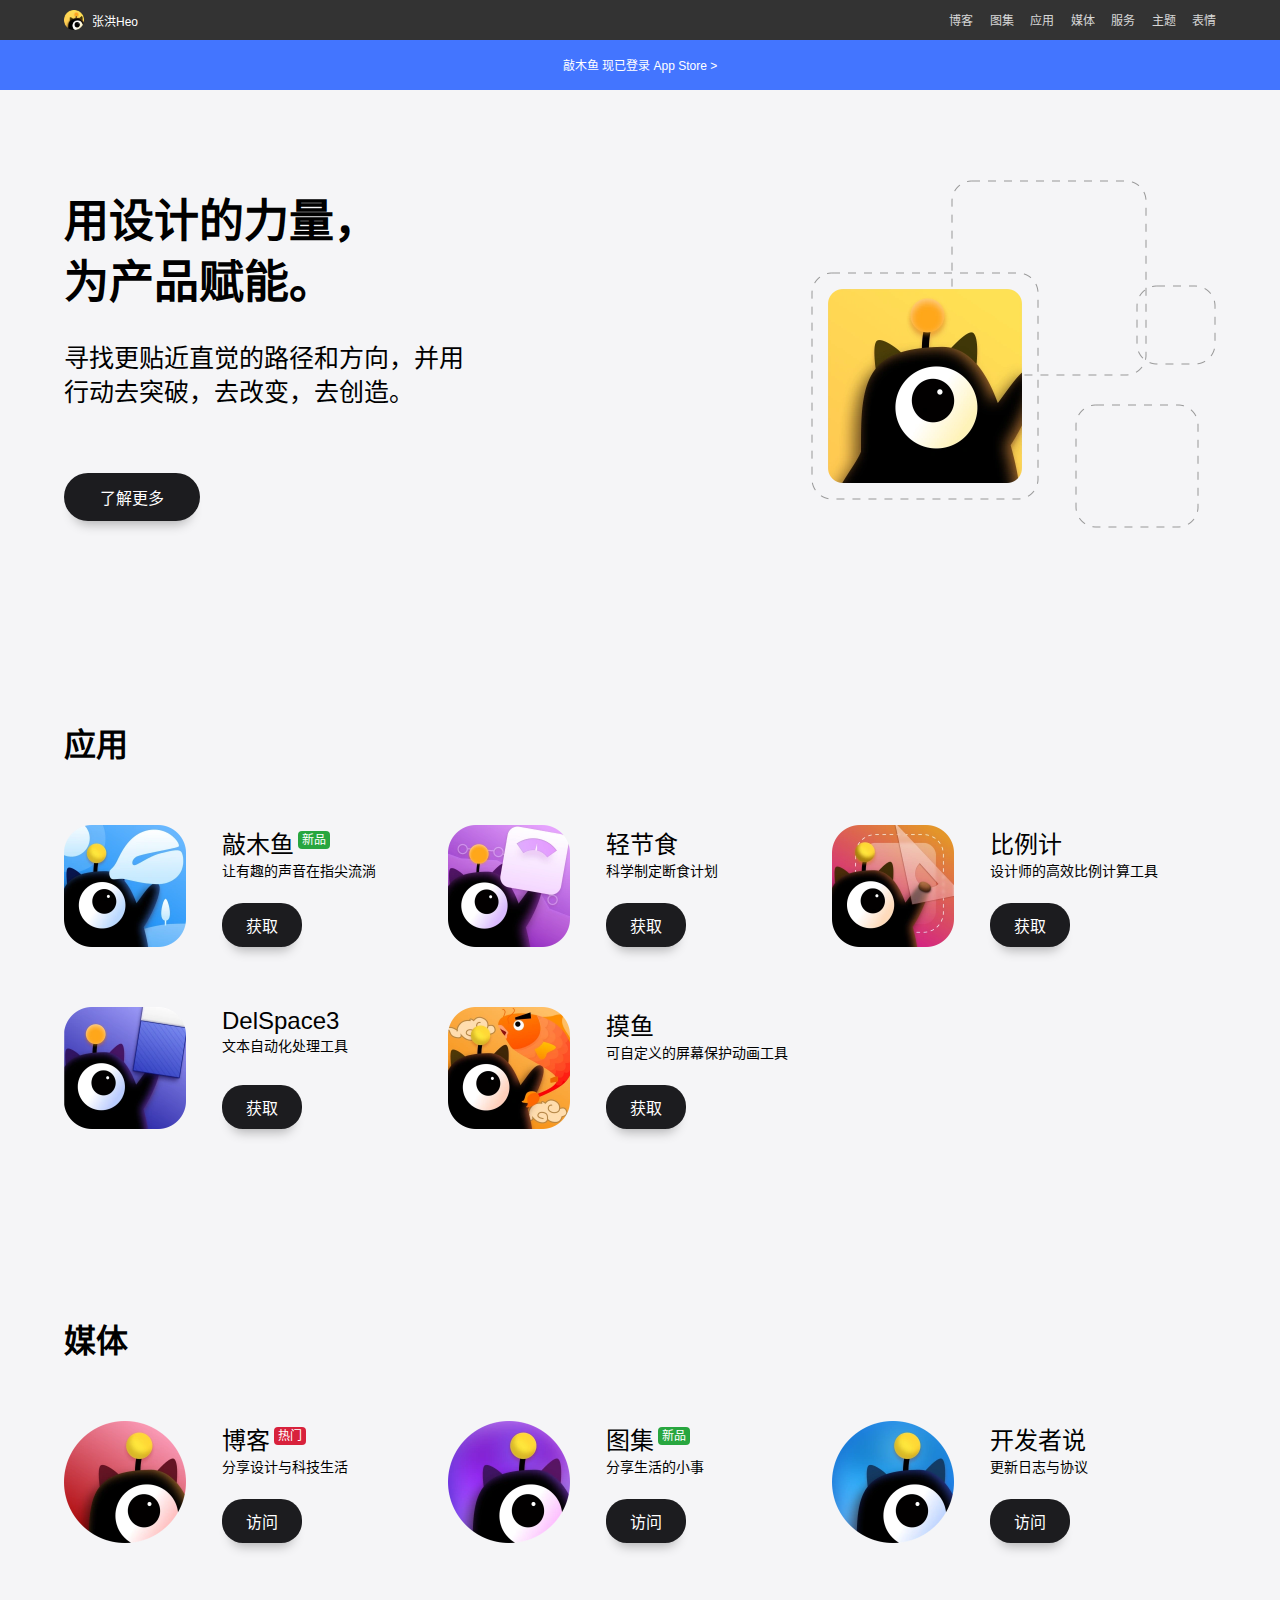
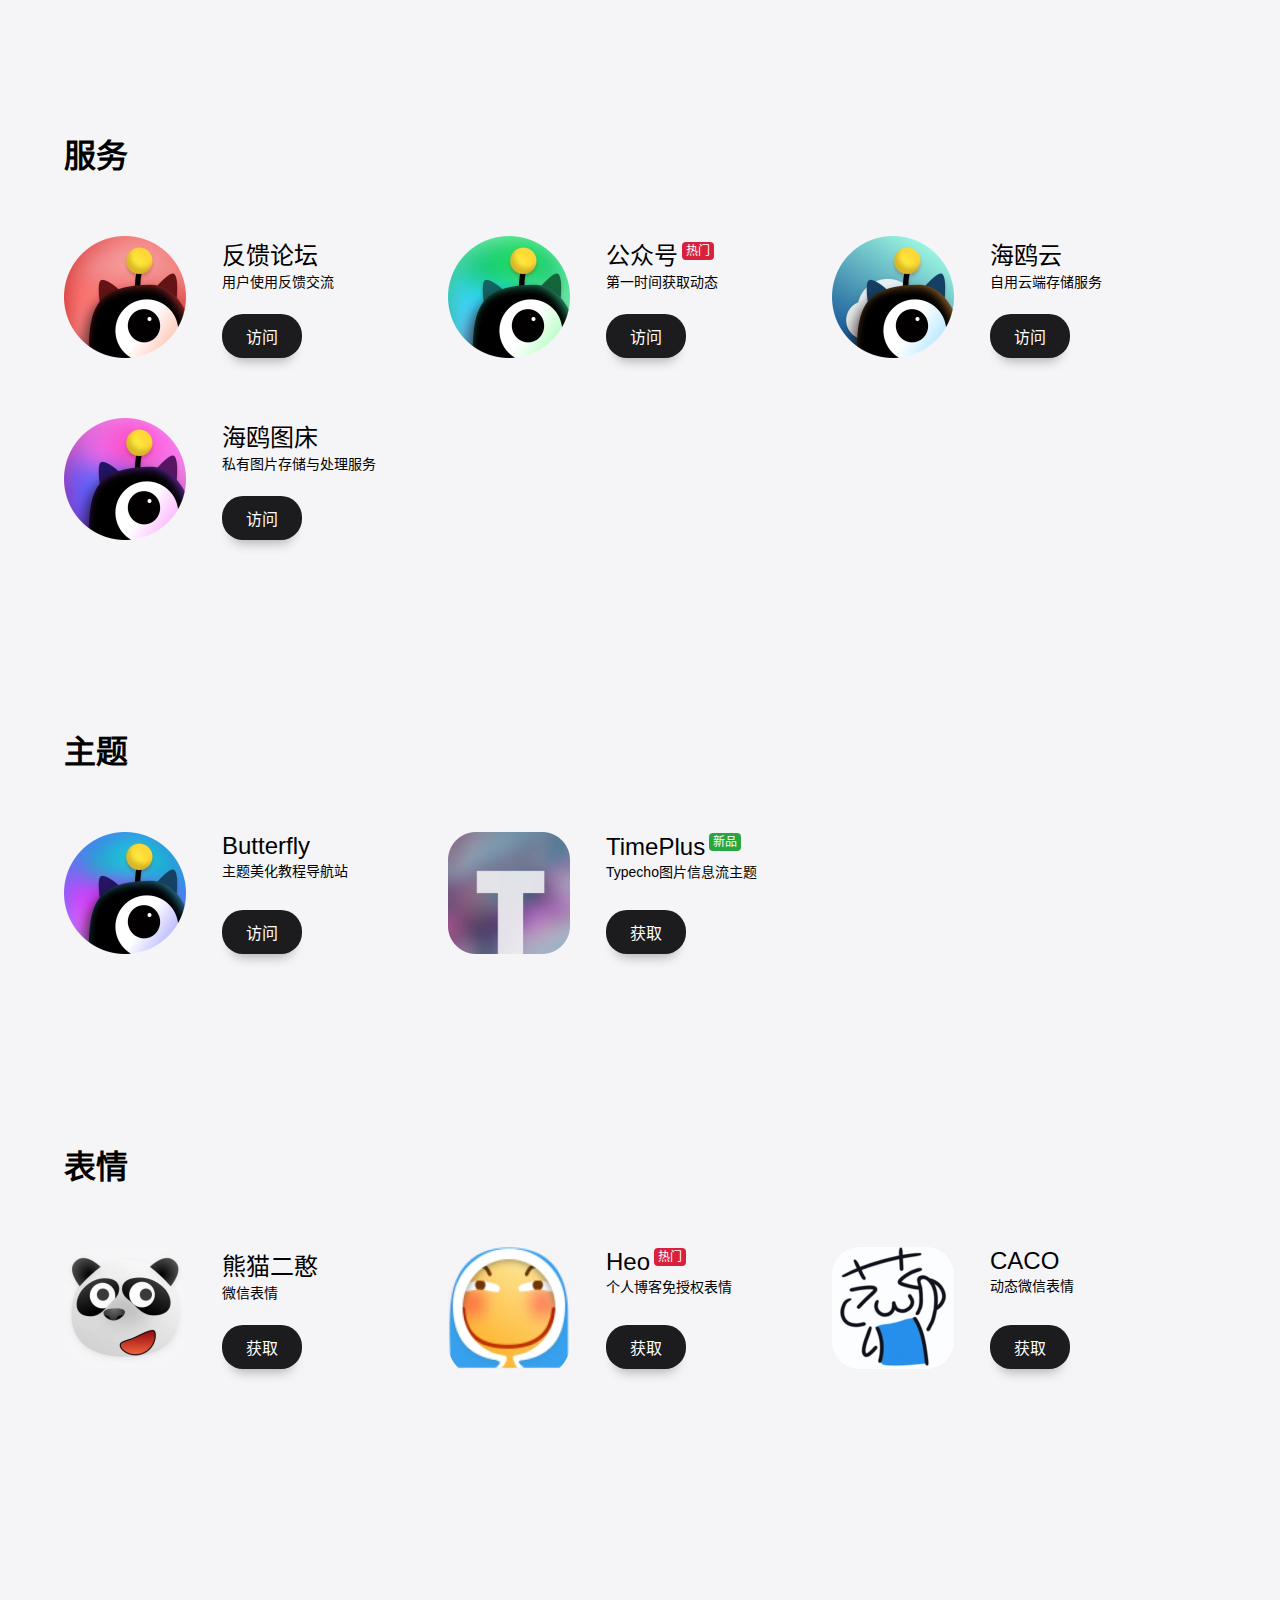
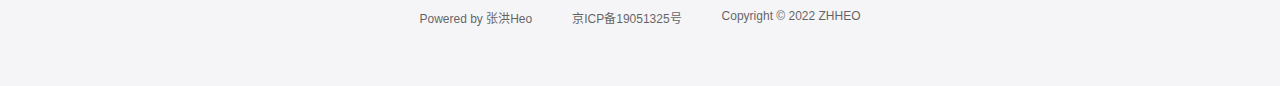
<file: index.html>
<!DOCTYPE html>
<html lang="zh-CN">

<head>
  <meta charset="UTF-8">
  <meta http-equiv="X-UA-Compatible" content="IE=edge">
  <meta name="viewport" content="width=device-width, initial-scale=1.0">
  <title>张洪Heo - 用设计赋能程序</title>
  <link rel="stylesheet" href="/main.css">
  <link rel="icon" type="image/x-icon" href="/img/icon.webp">
  <link rel="apple-touch-icon" href="/img/icon.webp">
  <meta name="apple-mobile-web-app-title" content="张洪Heo">
  <link rel="bookmark" href="/img/icon.webp">
  <link rel="apple-touch-icon-precomposed" sizes="180x180" href="/img/icon.webp">
  <meta name="description" content="寻找更贴近直觉的路径和方向，并用行动去突破，去改变，去创造。张洪Heo所有产品的导航网站。">
  <meta name="theme-color" content="#1C1C1F">
  <script>
    var _hmt = _hmt || [];
    (function () {
      var hm = document.createElement("script");
      hm.src = "https://hm.baidu.com/hm.js?0a0cca83682044c405966961a1ff1b9b";
      var s = document.getElementsByTagName("script")[0];
      s.parentNode.insertBefore(hm, s);
    })();
  </script>
</head>

<body>
  <div class="nav">
    <div class="nav-content">
      <div class="nav-left">
        <a href="" class="site-logo">
          <img src="/img/icon.webp" alt="logo" class="site-logo-img">
          <span class="site-name">张洪Heo</span>
        </a>
      </div>
      <div class="nav-right">
        <a href="https://blog.zhheo.com/" class="nav-item" target="_blank">博客</a>
        <a href="https://p.zhheo.com/" class="nav-item" target="_blank">图集</a>
        <a href="#应用" class="nav-item">应用</a>
        <a href="#媒体" class="nav-item">媒体</a>
        <a href="#服务" class="nav-item">服务</a>
        <a href="#主题" class="nav-item">主题</a>
        <a href="#表情" class="nav-item">表情</a>
      </div>
    </div>
    <div class="nav-banner">
      <a class="nav-banner-text" href="https://blog.zhheo.com/p/671f98c8.html" target="_blank">敲木鱼 现已登录 App Store ></a>
    </div>
  </div>

  <div class="first-stack">
    <div class="left-Introduce">
      <div class="title-group">
        <span class="title">用设计的力量，</span>
        <span class="title">为产品赋能。</span>
      </div>
      <div class="discription">
        <span class="discription-text">寻找更贴近直觉的路径和方向，并用行动去突破，去改变，去创造。</span>
      </div>
      <a href="https://blog.zhheo.com/about/" class="about-button">了解更多</a>
    </div>
    <div class="right-stack">
      <img class="banner-img" src="/img/封面.webp" alt="banner" title="banner">
    </div>
  </div>

  <div class="product-group" id="应用">
    <h2 class="group-title">应用</h2>
    <div class="group-items">

      <!-- 敲木鱼 -->
      <div class="group-item">
        <a class="group-item-icon" href="https://blog.zhheo.com/p/671f98c8.html" target="_blank">
          <img class="group-item-icon-img" src="/img/敲木鱼.webp" alt="product-icon" title="product-icon">
        </a>
        <div class="group-info-group">
          <div class="group-info">
            <a class="title" href="https://blog.zhheo.com/p/671f98c8.html" target="_blank">敲木鱼<sup
                class="new">新品</sup></a>
            <a class="discription" href="https://blog.zhheo.com/p/671f98c8.html" target="_blank">让有趣的声音在指尖流淌</a>
          </div>
          <div class="group-info-button">
            <a class="linkbutton" href="https://blog.zhheo.com/p/671f98c8.html" target="_blank">获取</a>
          </div>
        </div>
      </div>

      <!-- 轻节食 -->
      <div class="group-item">
        <a class="group-item-icon" href="https://blog.zhheo.com/p/4db484b3.html" target="_blank">
          <img class="group-item-icon-img" src="/img/轻节食.webp" alt="product-icon" title="product-icon">
        </a>
        <div class="group-info-group">
          <div class="group-info">
            <a class="title" href="https://blog.zhheo.com/p/4db484b3.html" target="_blank">轻节食</a>
            <a class="discription" href="https://blog.zhheo.com/p/4db484b3.html" target="_blank">科学制定断食计划</a>
          </div>
          <div class="group-info-button">
            <a class="linkbutton" href="https://blog.zhheo.com/p/4db484b3.html" target="_blank">获取</a>
          </div>
        </div>
      </div>

      <!-- 比例计 -->
      <div class="group-item">
        <a class="group-item-icon" href="https://blog.zhheo.com/p/9df485ea.html" target="_blank">
          <img class="group-item-icon-img" src="/img/比例计.webp" alt="product-icon" title="product-icon">
        </a>
        <div class="group-info-group">
          <div class="group-info">
            <a class="title" href="https://blog.zhheo.com/p/9df485ea.html" target="_blank">比例计</a>
            <a class="discription" href="https://blog.zhheo.com/p/9df485ea.html" target="_blank">设计师的高效比例计算工具</a>
          </div>
          <div class="group-info-button">
            <a class="linkbutton" href="https://blog.zhheo.com/p/9df485ea.html" target="_blank">获取</a>
          </div>
        </div>
      </div>

      <!-- DelSpace3 -->
      <div class="group-item">
        <a class="group-item-icon" href="https://blog.zhheo.com/p/a170ac02.html" target="_blank">
          <img class="group-item-icon-img" src="/img/DelSpace3.webp" alt="product-icon" title="product-icon">
        </a>
        <div class="group-info-group">
          <div class="group-info">
            <a class="title" href="https://blog.zhheo.com/p/a170ac02.html" target="_blank">DelSpace3</a>
            <a class="discription" href="https://blog.zhheo.com/p/a170ac02.html" target="_blank">文本自动化处理工具</a>
          </div>
          <div class="group-info-button">
            <a class="linkbutton" href="https://blog.zhheo.com/p/a170ac02.html" target="_blank">获取</a>
          </div>
        </div>
      </div>

      <!-- 摸鱼 -->
      <div class="group-item">
        <a class="group-item-icon" href="https://blog.zhheo.com/p/1b0d95ef.html" target="_blank">
          <img class="group-item-icon-img" src="/img/摸鱼.webp" alt="product-icon" title="product-icon">
        </a>
        <div class="group-info-group">
          <div class="group-info">
            <a class="title" href="https://blog.zhheo.com/p/1b0d95ef.html" target="_blank">摸鱼</a>
            <a class="discription" href="https://blog.zhheo.com/p/1b0d95ef.html" target="_blank">可自定义的屏幕保护动画工具</a>
          </div>
          <div class="group-info-button">
            <a class="linkbutton" href="https://blog.zhheo.com/p/1b0d95ef.html" target="_blank">获取</a>
          </div>
        </div>
      </div>

    </div>
  </div>

  <div class="product-group" id="媒体">
    <h2 class="group-title">媒体</h2>
    <div class="group-items">

      <!-- 博客 -->
      <div class="group-item">
        <a class="group-item-icon" href="https://blog.zhheo.com/" target="_blank">
          <img class="group-item-icon-img" src="/img/博客.webp" alt="product-icon" title="product-icon">
        </a>
        <div class="group-info-group">
          <div class="group-info">
            <a class="title" href="https://blog.zhheo.com/" target="_blank">博客<sup class="hot">热门</sup></a>
            <a class="discription" href="https://blog.zhheo.com/" target="_blank">分享设计与科技生活</a>
          </div>
          <div class="group-info-button">
            <a class="linkbutton" href="https://blog.zhheo.com/" target="_blank">访问</a>
          </div>
        </div>
      </div>

      <!-- 图集 -->
      <div class="group-item">
        <a class="group-item-icon" href="https://plog.zhheo.com/" target="_blank">
          <img class="group-item-icon-img" src="/img/图集.webp" alt="product-icon" title="product-icon">
        </a>
        <div class="group-info-group">
          <div class="group-info">
            <a class="title" href="https://plog.zhheo.com/" target="_blank">图集<sup class="new">新品</sup></a>
            <a class="discription" href="https://plog.zhheo.com/" target="_blank">分享生活的小事</a>
          </div>
          <div class="group-info-button">
            <a class="linkbutton" href="https://plog.zhheo.com/" target="_blank">访问</a>
          </div>
        </div>
      </div>

      <!-- 开发者说 -->
      <div class="group-item">
        <a class="group-item-icon" href="https://apps.zhheo.com/" target="_blank">
          <img class="group-item-icon-img" src="/img/开发者说.webp" alt="product-icon" title="product-icon">
        </a>
        <div class="group-info-group">
          <div class="group-info">
            <a class="title" href="https://apps.zhheo.com/" target="_blank">开发者说</a>
            <a class="discription" href="https://apps.zhheo.com/" target="_blank">更新日志与协议</a>
          </div>
          <div class="group-info-button">
            <a class="linkbutton" href="https://apps.zhheo.com/" target="_blank">访问</a>
          </div>
        </div>
      </div>

    </div>
  </div>

  <div class="product-group" id="服务">
    <h2 class="group-title">服务</h2>
    <div class="group-items">

      <!-- 反馈论坛 -->
      <div class="group-item">
        <a class="group-item-icon" href="https://support.qq.com/product/335533" target="_blank">
          <img class="group-item-icon-img" src="/img/反馈论坛.webp" alt="product-icon" title="product-icon">
        </a>
        <div class="group-info-group">
          <div class="group-info">
            <a class="title" href="https://support.qq.com/product/335533" target="_blank">反馈论坛</a>
            <a class="discription" href="https://support.qq.com/product/335533" target="_blank">用户使用反馈交流</a>
          </div>
          <div class="group-info-button">
            <a class="linkbutton" href="https://support.qq.com/product/335533" target="_blank">访问</a>
          </div>
        </div>
      </div>

      <!-- 公众号 -->
      <div class="group-item">
        <a class="group-item-icon" href="https://blog.zhheo.com/wechat/" target="_blank">
          <img class="group-item-icon-img" src="/img/公众号.webp" alt="product-icon" title="product-icon">
        </a>
        <div class="group-info-group">
          <div class="group-info">
            <a class="title" href="https://blog.zhheo.com/wechat/" target="_blank">公众号<sup class="hot">热门</sup></a>
            <a class="discription" href="https://blog.zhheo.com/wechat/" target="_blank">第一时间获取动态</a>
          </div>
          <div class="group-info-button">
            <a class="linkbutton" href="https://blog.zhheo.com/wechat/" target="_blank">访问</a>
          </div>
        </div>
      </div>

      <!-- 海鸥云 -->
      <div class="group-item">
        <a class="group-item-icon" href="https://pan.zhheo.com/" target="_blank">
          <img class="group-item-icon-img" src="/img/海鸥云.webp" alt="product-icon" title="product-icon">
        </a>
        <div class="group-info-group">
          <div class="group-info">
            <a class="title" href="https://pan.zhheo.com/" target="_blank">海鸥云</a>
            <a class="discription" href="https://pan.zhheo.com/" target="_blank">自用云端存储服务</a>
          </div>
          <div class="group-info-button">
            <a class="linkbutton" href="https://pan.zhheo.com/" target="_blank">访问</a>
          </div>
        </div>
      </div>

      <!-- 海鸥图床 -->
      <div class="group-item">
        <a class="group-item-icon" href="https://img.zhheo.com/" target="_blank">
          <img class="group-item-icon-img" src="/img/海鸥图床.webp" alt="product-icon" title="product-icon">
        </a>
        <div class="group-info-group">
          <div class="group-info">
            <a class="title" href="https://img.zhheo.com/" target="_blank">海鸥图床</a>
            <a class="discription" href="https://img.zhheo.com/" target="_blank">私有图片存储与处理服务</a>
          </div>
          <div class="group-info-button">
            <a class="linkbutton" href="https://img.zhheo.com/" target="_blank">访问</a>
          </div>
        </div>
      </div>
    </div>
  </div>

  <div class="product-group" id="主题">
    <h2 class="group-title">主题</h2>
    <div class="group-items">

      <!-- Butterfly -->
      <div class="group-item">
        <a class="group-item-icon" href="https://butterfly.zhheo.com/" target="_blank">
          <img class="group-item-icon-img" src="/img/Butterfly.webp" alt="product-icon" title="product-icon">
        </a>
        <div class="group-info-group">
          <div class="group-info">
            <a class="title" href="https://butterfly.zhheo.com/" target="_blank">Butterfly</a>
            <a class="discription" href="https://butterfly.zhheo.com/" target="_blank">主题美化教程导航站</a>
          </div>
          <div class="group-info-button">
            <a class="linkbutton" href="https://butterfly.zhheo.com/" target="_blank">访问</a>
          </div>
        </div>
      </div>

      <!-- TimePlus -->
      <div class="group-item">
        <a class="group-item-icon" href="https://blog.zhheo.com/p/bed74f41.html" target="_blank">
          <img class="group-item-icon-img" src="/img/TimePlus.webp" alt="product-icon" title="product-icon">
        </a>
        <div class="group-info-group">
          <div class="group-info">
            <a class="title" href="https://blog.zhheo.com/p/bed74f41.html" target="_blank">TimePlus<sup
                class="new">新品</sup></a>
            <a class="discription" href="https://blog.zhheo.com/p/bed74f41.html" target="_blank">Typecho图片信息流主题</a>
          </div>
          <div class="group-info-button">
            <a class="linkbutton" href="https://blog.zhheo.com/p/bed74f41.html" target="_blank">获取</a>
          </div>
        </div>
      </div>

    </div>
  </div>

  <div class="product-group" id="表情">
    <h2 class="group-title">表情</h2>
    <div class="group-items">

      <!-- 熊猫二憨 -->
      <div class="group-item">
        <a class="group-item-icon"
          href="https://sticker.weixin.qq.com/cgi-bin/mmemoticon-bin/emoticonview?oper=single&t=shop/detail&productid=aL2PCfwK/89qO7sF6/+I+UDhfwEjhec2ZNvdnLLJRd/OqBzHjwUqwm3ply5is1hrAMAek8PzArzYabms/g/+7rIwKPLrNPoyTaWny+axv1ho="
          target="_blank">
          <img class="group-item-icon-img" src="/img/熊猫二憨.webp" alt="product-icon" title="product-icon">
        </a>
        <div class="group-info-group">
          <div class="group-info">
            <a class="title"
              href="https://sticker.weixin.qq.com/cgi-bin/mmemoticon-bin/emoticonview?oper=single&t=shop/detail&productid=aL2PCfwK/89qO7sF6/+I+UDhfwEjhec2ZNvdnLLJRd/OqBzHjwUqwm3ply5is1hrAMAek8PzArzYabms/g/+7rIwKPLrNPoyTaWny+axv1ho="
              target="_blank">熊猫二憨</a>
            <a class="discription"
              href="https://sticker.weixin.qq.com/cgi-bin/mmemoticon-bin/emoticonview?oper=single&t=shop/detail&productid=aL2PCfwK/89qO7sF6/+I+UDhfwEjhec2ZNvdnLLJRd/OqBzHjwUqwm3ply5is1hrAMAek8PzArzYabms/g/+7rIwKPLrNPoyTaWny+axv1ho="
              target="_blank">微信表情</a>
          </div>
          <div class="group-info-button">
            <a class="linkbutton"
              href="https://sticker.weixin.qq.com/cgi-bin/mmemoticon-bin/emoticonview?oper=single&t=shop/detail&productid=aL2PCfwK/89qO7sF6/+I+UDhfwEjhec2ZNvdnLLJRd/OqBzHjwUqwm3ply5is1hrAMAek8PzArzYabms/g/+7rIwKPLrNPoyTaWny+axv1ho="
              target="_blank">获取</a>
          </div>
        </div>
      </div>

      <!-- Heo -->
      <div class="group-item">
        <a class="group-item-icon" href="https://blog.zhheo.com/p/2daa6a7b.html" target="_blank">
          <img class="group-item-icon-img" src="/img/Heo.webp" alt="product-icon" title="product-icon">
        </a>
        <div class="group-info-group">
          <div class="group-info">
            <a class="title" href="https://blog.zhheo.com/p/2daa6a7b.html" target="_blank">Heo<sup
                class="hot">热门</sup></a>
            <a class="discription" href="https://blog.zhheo.com/p/2daa6a7b.html" target="_blank">个人博客免授权表情</a>
          </div>
          <div class="group-info-button">
            <a class="linkbutton" href="https://blog.zhheo.com/p/2daa6a7b.html" target="_blank">获取</a>
          </div>
        </div>
      </div>

      <!-- CACO -->
      <div class="group-item">
        <a class="group-item-icon"
          href="https://sticker.weixin.qq.com/cgi-bin/mmemoticon-bin/emoticonview?oper=single&t=shop/detail&productid=aL2PCfwK/89qO7sF6/+I+UDhfwEjhec2ZNvdnLLJRd/P1H2/w5YYUn+TQ6pDcoJwcn+aWBy4WkHPxLHlZKFv/eLorxKOAeWBXcb7pKnJP4r8="
          target="_blank">
          <img class="group-item-icon-img" src="/img/CACO.webp" alt="product-icon" title="product-icon">
        </a>
        <div class="group-info-group">
          <div class="group-info">
            <a class="title"
              href="https://sticker.weixin.qq.com/cgi-bin/mmemoticon-bin/emoticonview?oper=single&t=shop/detail&productid=aL2PCfwK/89qO7sF6/+I+UDhfwEjhec2ZNvdnLLJRd/P1H2/w5YYUn+TQ6pDcoJwcn+aWBy4WkHPxLHlZKFv/eLorxKOAeWBXcb7pKnJP4r8="
              target="_blank">CACO</a>
            <a class="discription"
              href="https://sticker.weixin.qq.com/cgi-bin/mmemoticon-bin/emoticonview?oper=single&t=shop/detail&productid=aL2PCfwK/89qO7sF6/+I+UDhfwEjhec2ZNvdnLLJRd/P1H2/w5YYUn+TQ6pDcoJwcn+aWBy4WkHPxLHlZKFv/eLorxKOAeWBXcb7pKnJP4r8="
              target="_blank">动态微信表情</a>
          </div>
          <div class="group-info-button">
            <a class="linkbutton"
              href="https://sticker.weixin.qq.com/cgi-bin/mmemoticon-bin/emoticonview?oper=single&t=shop/detail&productid=aL2PCfwK/89qO7sF6/+I+UDhfwEjhec2ZNvdnLLJRd/P1H2/w5YYUn+TQ6pDcoJwcn+aWBy4WkHPxLHlZKFv/eLorxKOAeWBXcb7pKnJP4r8="
              target="_blank">获取</a>
          </div>
        </div>
      </div>

    </div>
  </div>

  </div>
  </div>

  <div class="footer">
    <span class="info">Powered by 张洪Heo</span>
    <a class="info" href="https://beian.miit.gov.cn/" target="_blank">京ICP备19051325号</a>
    <span class="info">Copyright © 2022 ZHHEO</span>
  </div>
</body>

</html>
</file>
<file: main.css>
@charset  "UTF-8";

:root{
  --heo-white: #fff;
  --heo-white-op: rgba(255,255,255,0.2);
  --heo-black: #000;
  --heo-black-op: rgba(0,0,0,0.2);
  --heo-none: #00000000;
  --heo-gray: #999999;
  --heo-gray-op: #9999992b;
  --heo-vip: #e5a80d;
  --heo-main: var(--heo-theme);
  --heo-main-op: var(--heo-theme-op);
  --heo-main-none: var(--heo-theme-none);
  --heo-shadow-theme: 0 8px 12px -3px var(--heo-theme-op);
  --heo-shadow-blackdeep: 0 2px 16px -3px rgba(0, 0, 0,.15);
  --heo-shadow-main: 0 8px 12px -3px var(--heo-main-op);
  --heo-shadow-blue: 0 8px 12px -3px rgba(40, 109, 234,.20);
  --heo-shadow-white: 0 8px 12px -3px rgba(255, 255, 255,.20);
  --heo-shadow-black: 0 0 12px 4px rgba(0, 0, 0,.05);
  --heo-shadow-yellow: 0px 38px 77px -26px rgba(255, 201, 62,.12);
  --heo-shadow-red: 0 8px 12px -3px #ee7d7936;
  --heo-shadow-green: 0 8px 12px -3px #87ee7936;
  --heo-logo-color: linear-gradient(215deg,#4584ff 0%,#cf0db9 100%);
  --heo-snackbar-time: 5s;
  --style-border: 1px solid var(--heo-card-border);
  --style-border-always: 1px solid var(--heo-card-border);
  --style-border-hover: 1px solid var(--heo-main);
  --style-border-hover-always: 1px solid var(--heo-main);
  --style-border-dashed: 1px dashed var(--heo-theme-op);
}

::selection {
  background: var(--heo-fontcolor);
  color: var(--heo-background);
}

:root {
  --heo-theme: #4375ff;
  --heo-theme-op: #4375ff23;
  --heo-theme-op-deep: #4375ffdd;
  --heo-theme-none: #4375ff01;
  --heo-blue: #425AEF;
  --heo-red: #D8213C;
  --heo-pink: #FF7C7C;
  --heo-green: #28a63f;
  --heo-yellow: #c28b00;
  --heo-yellow-op: #d99c001a;
  --heo-orange: #e38100;
  --heo-fontcolor: #000000;
  --heo-background: #F5F5F7;
  --heo-navbg: #333333;
  --heo-reverse: #000;
  --heo-maskbg: rgba(255, 255, 255, 0.6);
  --heo-maskbgdeep: rgba(255, 255, 255, 0.85);
  --heo-hovertext: var(--heo-main);
  --heo-ahoverbg: #F7F7FA;
  --heo-lighttext: var(--heo-main);
  --heo-secondtext: rgba(60, 60, 67, 0.6);
  --heo-scrollbar: rgba(60, 60, 67, 0.4);
  --heo-card-btn-bg: #1C1C1F;
  --heo-post-blockquote-bg: #fafcff;
  --heo-post-tabs-bg: #f2f5f8;
  --heo-secondbg: #f1f3f8;
  --heo-shadow-nav:0 5px 12px -5px rgba(102, 68, 68, 0.05);
  --heo-card-bg: #fff;
  --heo-card-bg-op: var(--heo-black-op);
  --heo-card-bg-none: rgba(255, 255, 255, 0);
  --heo-shadow-lightblack:0 5px 12px -5px rgba(102, 68, 68, 0.00);
  --heo-shadow-light2black:0 5px 12px -5px rgba(102, 68, 68, 0.00);
  --heo-card-border: #e3e8f7;
  --heo-shadow-border: 0 8px 16px -4px #2c2d300c;
  --style-border-forever: 2px solid var(--heo-main);
}

@keyframes floating {
  0% { transform: translate(0,  0px); }
  50%  { transform: translate(0, 15px); }
  100%   { transform: translate(0, -0px); }   
}

body {
  background: var(--heo-background);
  max-width: 1200px;
  width: 90%;
  display: flex;
  margin: auto;
  flex-direction: column;
  font-family: PingFangSC-Regular, Roboto, Helvetica Neue, Helvetica, Tahoma,
    Arial, PingFang SC-Light, Microsoft YaHei;
}

a {
  text-decoration:none;
}

sup {
  font-size: 12px;
  background: var(--heo-green);
  color: var(--heo-white);
  padding: 2px 4px;
  border-radius: 4px;
  margin-left: 4px;
}

sup.hot {
  background: var(--heo-red);
}

.nav {
  display: flex;
  width: 100%;
  left: 0;
  position: absolute;
  justify-content: center;
  flex-direction: column;
  background: var(--heo-navbg);
  align-items: center;
}

.nav-content {
  max-width: 1200px;
  width: 90%;
  display: flex;
  justify-content: space-between;
  align-items: center;
  height: 40px;
  background: var(--heo-navbg);
}

.nav-banner {
  background: var(--heo-theme);
  width: 100%;
  height: 50px;
  display: flex;
  align-items: center;
  justify-content: center;
}

.nav-banner a{
  color: var(--heo-white);
  font-size: 12px;
  border-bottom: solid 1px var(--heo-none);
  transition: 0.3s;
}

.nav-banner a:hover {
  border-bottom: solid 1px var(--heo-white);
}

a.site-logo {
  display: flex;
  align-items: center;
}

img.site-logo-img {
  width: 20px;
}

.banner-img {
  width: 405px;
  max-width: 100%;
  animation: floating 4s ease-in-out infinite;
}

span.site-name {
  color: var(--heo-white);
  font-size: 12px;
  margin-left: 8px;
}

a.nav-item {
  color: var(--heo-white);
  opacity: 0.8;
  transition: 0.3s;
  font-size: 12px;
  margin-left: 12px;
}

a.nav-item:hover {
  opacity: 1;
}

.first-stack {
  display: flex;
  justify-content: space-between;
  margin-top: 180px;
  margin-bottom: 60px;
  align-items: center;
}

.title-group {
  display: flex;
  flex-direction: column;
  font-size: 45px;
  font-weight: 400;
  color: #000000;
  line-height: 61px;
  font-weight: bold;
}

span.discription-text {
  display: flex;
  font-size: 25px;
  font-weight: 400;
  color: #000000;
  line-height: 34px;
  max-width: 422px;
  margin-top: 28px;
}

a.about-button {
  display: flex;
  padding: 12px 36px;
  background: var(--heo-card-btn-bg);
  color: var(--heo-white);
  border-radius: 29px;
  box-shadow: 0px 12px 12px -9px rgba(0,0,0,0.29);
  margin-top: 64px;
  width: fit-content;
  transition: 0.3s;
}

a.about-button:hover {
  background: var(--heo-main);
  box-shadow: 0px 12px 12px -9px rgba(5, 51, 137, 0.29);
}

.product-group {
  margin-top: 100px;
  width: 100%;
}

h2.group-title {
  font-size: 32px;
}

.group-items {
  display: flex;
  margin-top: 60px;
  flex-direction: row;
  flex-wrap: wrap;
  
}

.group-item {
  display: flex;
  width: calc(100% / 3);
  margin-bottom: 60px;
}

a.group-item-icon {
  width: 122px;
  height: 122px;
}

img.group-item-icon-img {
  width: 122px;
  height: 122px;
}

.group-info {
  display: flex;
  flex-direction: column;
}

.group-info-group {
  margin-left: 36px;
  display: flex;
  flex-direction: column;
  justify-content: space-between;
  height: 122px;
}

.group-info-group a.title {
  color: var(--heo-fontcolor);
  font-size: 24px;
}

.group-info-group a.discription {
  color: var(--heo-fontcolor);
  font-size: 14px;
}

a.linkbutton {
  padding: 10px 24px;
  display: flex;
  background: var(--heo-card-btn-bg);
  color: var(--heo-white);
  font-size: 16px;
  box-shadow: 0px 12px 12px -9px rgba(0,0,0,0.29);
  border-radius: 21px;
  transition: 0.3s;
  width: fit-content;
}

a.linkbutton:hover {
  background: var(--heo-main);
  box-shadow: 0px 12px 12px -9px rgba(5, 51, 137, 0.29);
}

.footer {
  margin: 180px 0 60px 0;
  display: flex;
  justify-content: center;
}

.footer .info {
  font-size: 12px;
  margin: 0 20px;
  opacity: 0.6;
  color: var(--heo-fontcolor);
  transition: 0.3s;
}

.footer a.info:hover {
  opacity: 1;
}

@media screen and (max-width: 1200px) {
  .group-item {
    width: 50%;
  }
}

@media screen and (max-width: 768px) {
  body {
    margin: 0 24px;
  }

  .first-stack {
    flex-direction: column;
    margin-top: 120px;
  }

  .product-group {
    margin:  0px;
  }
  
  .group-item {
    width: 100%;
  }

  .footer {
    flex-direction: column;
  }

  .footer .info {
    margin-bottom: 16px;
  }

  .nav-right {
    display: none;
  }
}

@media screen and (max-width: 375px) {
  .group-item {
    flex-direction: column;
  }
  .group-info-group {
    margin-left: 0;
    margin-top: 20px;
  }

  .group-info-button {
    margin-top: 20px;
  }

  .product-group {
    margin: 0;
  }
}
</file>
